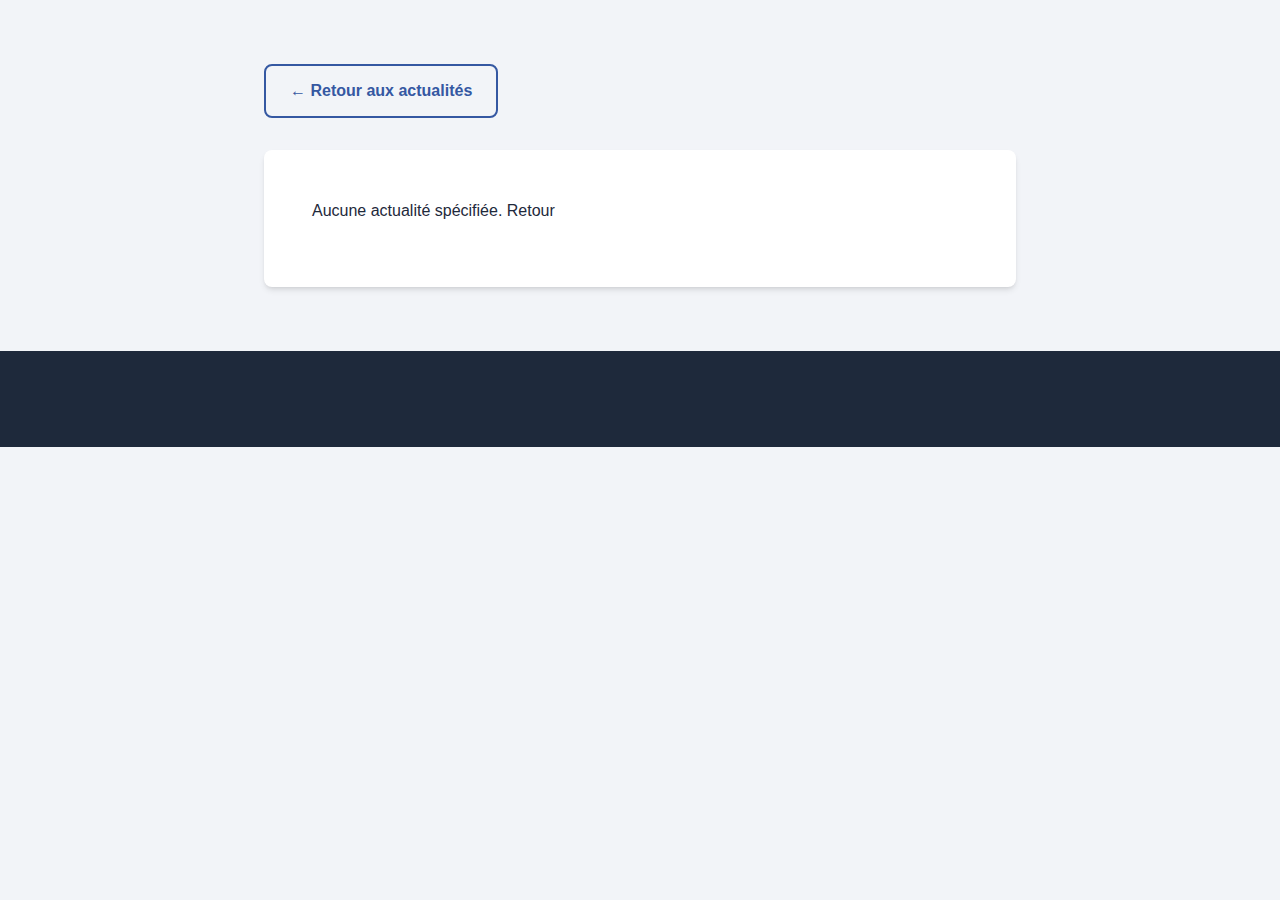
<file: news-detail.html>
<!DOCTYPE html>
<html lang="fr">

<head>
    <meta charset="UTF-8">
    <meta name="viewport" content="width=device-width, initial-scale=1.0">
    <title>Détail Actualité - Plateforme France-Lituanie</title>
    <link rel="icon" type="image/x-icon" href="Logo.ico">
    <link rel="stylesheet" href="styles.css">
</head>

<body>
    <header></header> <!-- Injected via JS -->

    <main class="container" style="margin: 4rem auto; max-width: 800px;">

        <a href="news.html" class="btn btn-outline"
            style="color: var(--primary); border-color: var(--primary); margin-bottom: 2rem;">&larr; Retour aux
            actualités</a>

        <article id="news-article"
            style="background: white; padding: 2rem; border-radius: var(--radius); box-shadow: var(--shadow-md);">
            <!-- Content Injected via JS -->
            <div id="loading" style="text-align: center; padding: 2rem;">Chargement de l'actualité...</div>
        </article>

    </main>

    <footer></footer> <!-- Injected via JS -->

    <script src="data.js"></script>
    <script src="script.js"></script>
    <script>
        // Get News ID from URL
        const params = new URLSearchParams(window.location.search);
        const newsId = params.get('id');
        const container = document.getElementById('news-article');

        if (!newsId) {
            container.innerHTML = '<div class="alert alert-warning">Aucune actualité spécifiée. <a href="news.html">Retour</a></div>';
        } else {
            const allNews = getNews();
            // Loose comparison because ID from URL is string, ID in data might be number
            const item = allNews.find(n => n.id == newsId);

            if (!item) {
                container.innerHTML = '<div class="alert alert-warning">Actualité introuvable. Elle a peut-être été supprimée. <a href="news.html">Retour</a></div>';
            } else {
                const region = getRegion(item.regionId);
                const regionName = region ? region.name : 'France';

                // Format Date
                const dateObj = new Date(item.date);
                const dateStr = dateObj.toLocaleDateString('fr-FR', { weekday: 'long', year: 'numeric', month: 'long', day: 'numeric' });

                container.innerHTML = `
                    <div style="margin-bottom: 1.5rem;">
                        <span class="region-tag" style="position: static; display: inline-block; margin-bottom: 1rem;">${regionName}</span>
                        <h1 style="font-size: 2.5rem; line-height: 1.2; margin-bottom: 0.5rem; color: var(--primary);">${item.title}</h1>
                        <div style="color: #64748b; font-size: 0.9rem;">Publié le ${dateStr}</div>
                    </div>

                    <img src="${item.image}" alt="${item.title}" style="width: 100%; height: auto; border-radius: var(--radius); margin-bottom: 2rem; object-fit: cover; max-height: 500px;">

                    <div class="news-content" style="line-height: 1.8; font-size: 1.1rem; color: #334155;">
                        ${item.content.replace(/\n/g, '<br>')}
                    </div>
                `;
            }
        }
    </script>
</body>

</html>
</file>
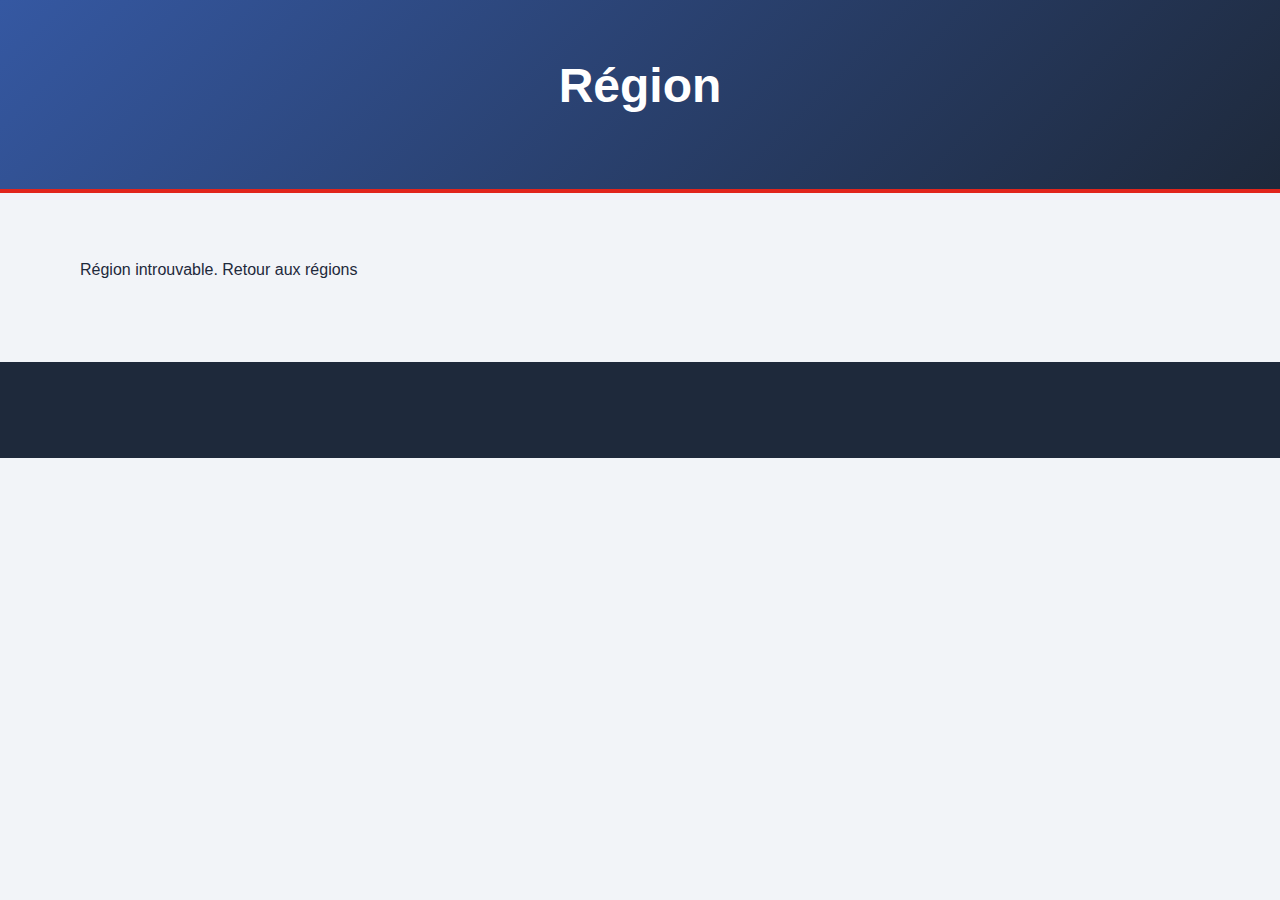
<file: region-detail.html>
<!DOCTYPE html>
<html lang="fr">

<head>
    <meta charset="UTF-8">
    <meta name="viewport" content="width=device-width, initial-scale=1.0">
    <title>Détail Région - Plateforme France-Lituanie</title>
    <link rel="icon" type="image/x-icon" href="Logo.ico">
    <link rel="stylesheet" href="styles.css">
</head>

<body>
    <header></header>

    <section class="hero" id="region-hero" style="padding: 3rem 0; min-height: auto;">
        <div class="container">
            <h1 id="region-title">Région</h1>
            <p id="region-cities" style="margin-bottom: 0; opacity: 0.8;"></p>
        </div>
    </section>

    <main class="container" style="margin: 3rem auto;">

        <div class="flex justify-between items-center" style="margin-bottom: 2rem;">
            <h2>Actualités de la région</h2>
            <!-- Protected Post Button -->
            <button id="region-post-btn"
                onclick="document.getElementById('post-form-section').scrollIntoView({behavior: 'smooth'})"
                class="btn btn-primary" style="display: none;">Publier une actualité</button>
        </div>

        <div id="region-news-grid" class="grid grid-cols-3 gap-4" style="margin-bottom: 4rem;">
            <!-- JS will populate -->
        </div>

        <!-- Protected Posting Form Section -->
        <div id="post-form-section"
            style="background: white; padding: 2rem; border-radius: var(--radius); box-shadow: var(--shadow-md); max-width: 800px; margin: 0 auto; border-top: 4px solid var(--accent); display: none;">
            <h2 style="margin-bottom: 1.5rem;">Publier une nouvelle actualité</h2>
            <form id="add-news-form">
                <div class="form-group">
                    <label>Titre de l'actualité</label>
                    <input type="text" name="title" required class="form-control"
                        placeholder="Ex: Arrivée des correspondants à...">
                </div>

                <div class="grid grid-cols-2 gap-4">
                    <div class="form-group">
                        <label>Date</label>
                        <input type="date" name="date" required class="form-control">
                    </div>
                    <div class="form-group">
                        <label>Image (URL)</label>
                        <input type="url" name="image" class="form-control" placeholder="https://..."
                            value="https://placehold.co/600x400">
                    </div>
                </div>

                <div class="form-group">
                    <label>Contenu</label>
                    <textarea name="content" required class="form-control" rows="5"
                        placeholder="Racontez votre expérience..."></textarea>
                </div>

                <button type="submit" class="btn btn-primary">Publier</button>
            </form>
        </div>

    </main>

    <footer></footer>

    <script src="data.js"></script>
    <script src="script.js"></script>
    <script>
        // Get Region ID from URL
        const params = new URLSearchParams(window.location.search);
        const regionId = params.get('id');
        const region = getRegion(regionId);

        if (!region) {
            document.querySelector('main').innerHTML = '<div class="container alert alert-warning">Région introuvable. <a href="regions.html">Retour aux régions</a></div>';
        } else {
            // Render Info
            document.getElementById('region-title').textContent = region.name;
            document.getElementById('region-cities').textContent = `Villes principales : ${region.cities.join(', ')}`;

            // Render News
            function renderRegionNews() {
                const allNews = getNews();
                const regionNews = allNews.filter(n => n.regionId === regionId);
                const grid = document.getElementById('region-news-grid');

                grid.innerHTML = '';
                if (regionNews.length === 0) {
                    grid.innerHTML = '<p style="grid-column: 1/-1; text-align: center; opacity: 0.6;">Aucune actualité pour cette région. Soyez le premier à poster !</p>';
                } else {
                    regionNews.forEach(item => {
                        grid.innerHTML += createNewsCard(item);
                    });
                }
            }
            renderRegionNews();

            // Check Auth for Form Visibility
            if (isLoggedIn()) {
                document.getElementById('region-post-btn').style.display = 'block';
                document.getElementById('post-form-section').style.display = 'block';
            }

            // Handle Form Submit
            document.getElementById('add-news-form').addEventListener('submit', (e) => {
                e.preventDefault();
                const formData = new FormData(e.target);

                const newPost = {
                    id: Date.now(),
                    title: formData.get('title'),
                    date: formData.get('date'),
                    content: formData.get('content'),
                    image: formData.get('image') || 'https://placehold.co/600x400',
                    regionId: regionId
                };

                saveNews(newPost);
                renderRegionNews();
                e.target.reset();
                alert('Votre actualité a été publiée avec succès !');
            });
        }
    </script>
</body>

</html>
</file>
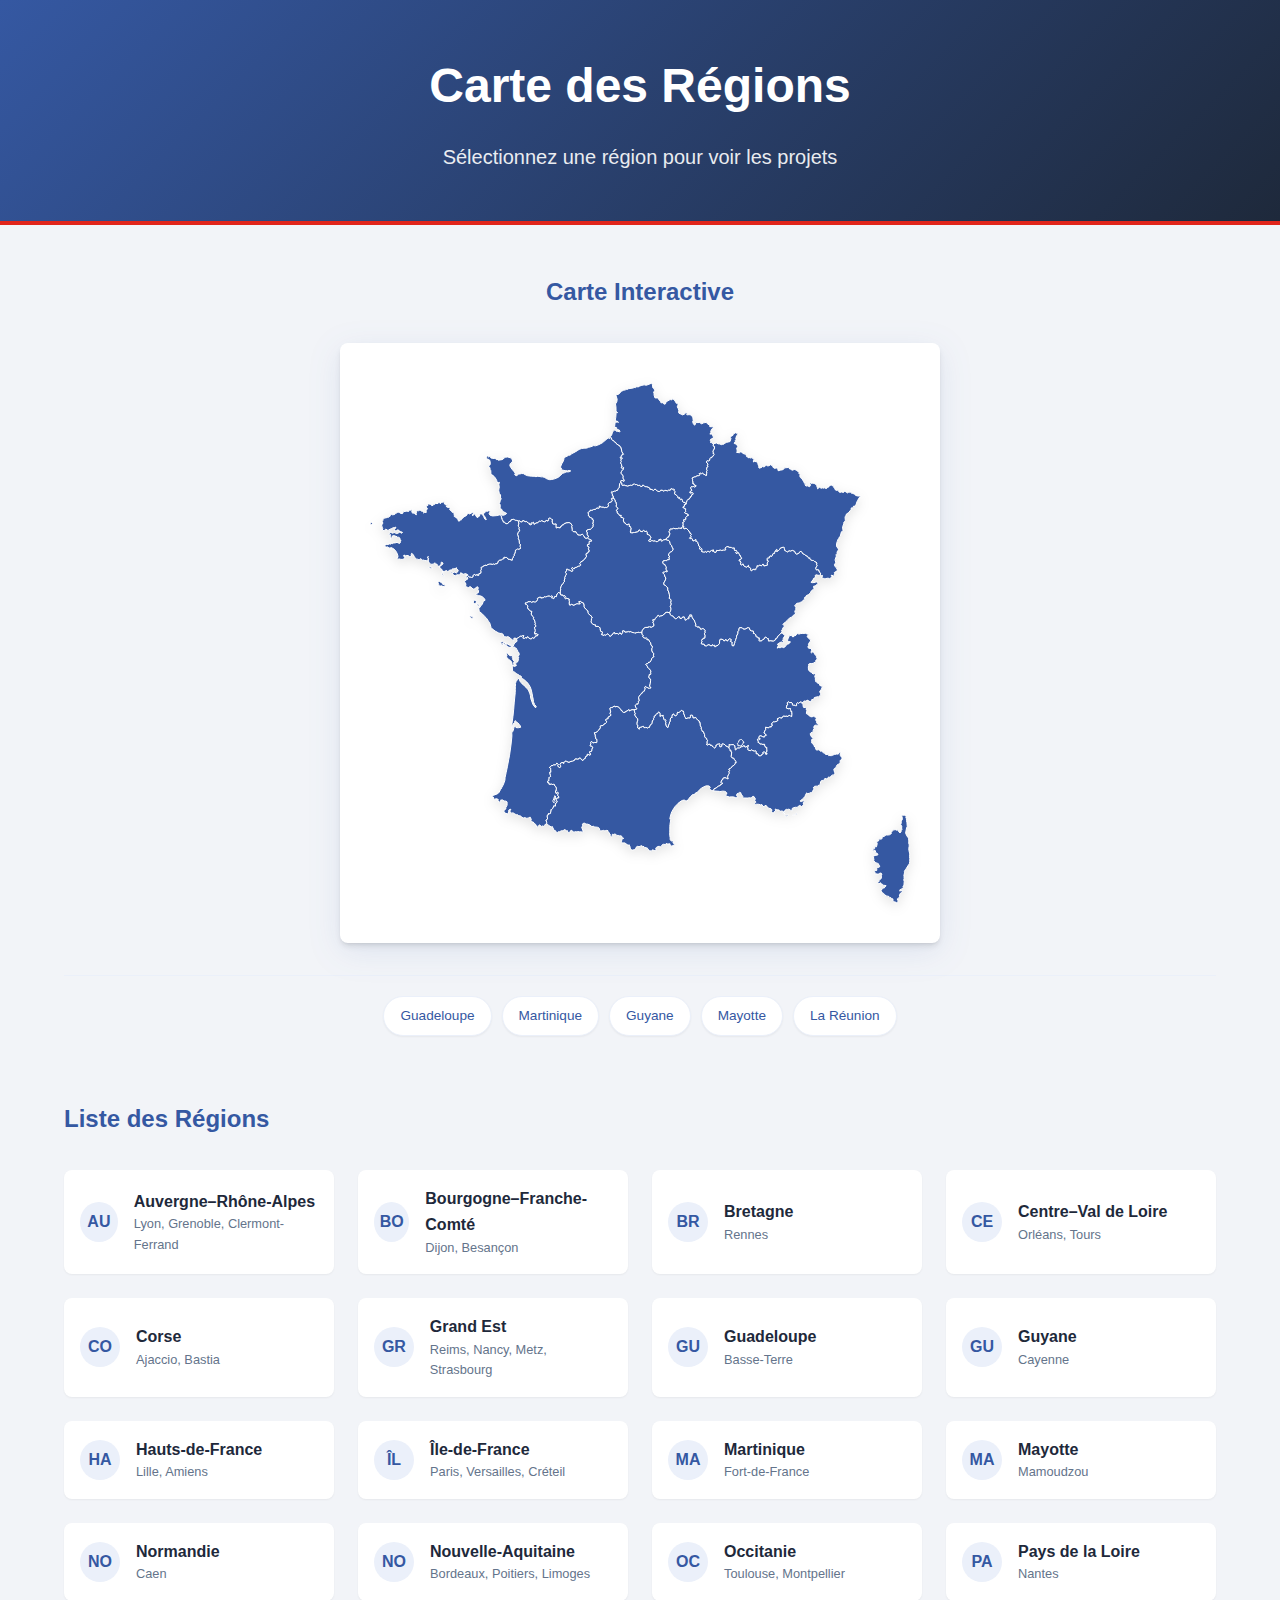
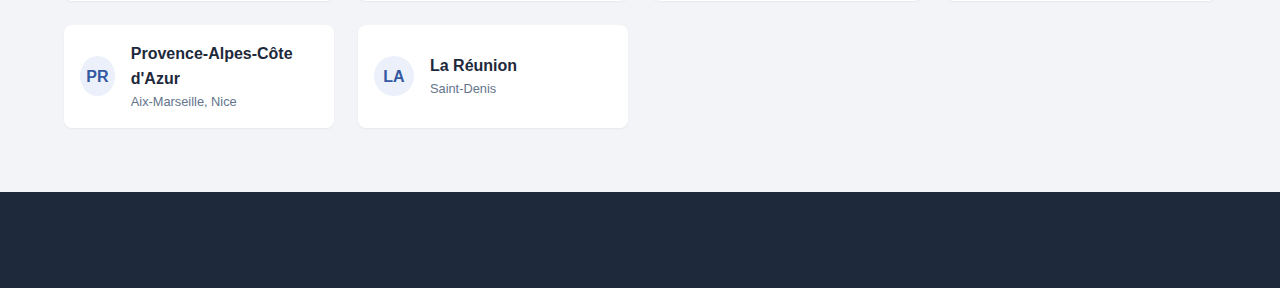
<file: regions.html>
<!DOCTYPE html>
<html lang="fr">

<head>
    <meta charset="UTF-8">
    <meta name="viewport" content="width=device-width, initial-scale=1.0">
    <title>Régions - Plateforme France-Lituanie</title>
    <link rel="icon" type="image/x-icon" href="Logo.ico">
    <link rel="stylesheet" href="styles.css">
    <style>
        /* New Map Styles */
        #map-wrapper {
            width: 100%;
            max-width: 600px;
            margin: 0 auto;
            position: relative;
        }

        .france-map-svg {
            width: 100%;
            height: auto;
            filter: drop-shadow(0 4px 6px rgba(0, 0, 0, 0.1));
        }

        .map-region {
            fill: #3558a2;
            stroke: #fff;
            stroke-width: 1;
            transition: all 0.3s;
            cursor: pointer;
        }

        .map-region:hover {
            fill: #e1251b;
            transform: translateY(-2px);
        }

        /* Tooltip */
        #map-tooltip {
            position: absolute;
            background: #1e293b;
            color: white;
            padding: 5px 10px;
            border-radius: 4px;
            font-size: 0.8rem;
            pointer-events: none;
            opacity: 0;
            transition: opacity 0.2s;
            transform: translate(-50%, -100%);
            margin-top: -10px;
            z-index: 100;
            white-space: nowrap;
        }
    </style>
</head>

<body>
    <header></header>

    <section class="hero" style="padding: 3rem 0; min-height: auto;">
        <div class="container">
            <h1>Carte des Régions</h1>
            <p style="margin-bottom: 0;">Sélectionnez une région pour voir les projets</p>
        </div>
    </section>

    <main class="container" style="margin: 3rem auto;">

        <h2 style="text-align: center; margin-bottom: 2rem;">Carte Interactive</h2>

        <div id="map-wrapper">
            <div id="map-container">
                <!-- SVG injected here -->
            </div>
            <div id="map-tooltip"></div>
        </div>

        <div class="dom-tom-container">
            <div role="button" class="dom-tom-item" data-id="guadeloupe">Guadeloupe</div>
            <div role="button" class="dom-tom-item" data-id="martinique">Martinique</div>
            <div role="button" class="dom-tom-item" data-id="guyane">Guyane</div>
            <div role="button" class="dom-tom-item" data-id="mayotte">Mayotte</div>
            <div role="button" class="dom-tom-item" data-id="reunion">La Réunion</div>
        </div>

        <!-- List View -->
        <h2 style="margin-top: 4rem; margin-bottom: 2rem;">Liste des Régions</h2>
        <div class="region-list-grid" id="region-list">
            <!-- JS will populate -->
        </div>

    </main>

    <footer></footer>

    <script src="data.js"></script>
    <script src="script.js"></script>
    <!-- Load GeoJSON Data -->
    <script src="regions-geo.js"></script>

    <script>
        // DOM Elements
        const mapContainer = document.getElementById('map-container');
        const tooltip = document.getElementById('map-tooltip');
        const wrapper = document.getElementById('map-wrapper');

        // ID Mapping to match data.js
        const idMap = {
            'Auvergne-Rhône-Alpes': 'auvergne-rhone-alpes',
            'Bourgogne-Franche-Comté': 'bourgogne-franche-comte',
            'Bretagne': 'bretagne',
            'Centre-Val de Loire': 'centre-val-de-loire',
            'Corse': 'corse',
            'Grand Est': 'grand-est',
            'Guadeloupe': 'guadeloupe',
            'Guyane': 'guyane',
            'Hauts-de-France': 'hauts-de-france',
            'Île-de-France': 'ile-de-france',
            'Martinique': 'martinique',
            'Mayotte': 'mayotte',
            'Normandie': 'normandie',
            'Nouvelle-Aquitaine': 'nouvelle-aquitaine',
            'Occitanie': 'occitanie',
            'Pays de la Loire': 'pays-de-la-loire',
            "Provence-Alpes-Côte d'Azur": 'paca',
            'La Réunion': 'reunion'
        };

        // Projection Function (Simple Conic-like for France)
        function project(lon, lat) {
            // Approx center of Metropolitan France
            const center_lon = 2.5;
            const center_lat_rad = 46.5 * Math.PI / 180;

            // Simple projection math
            const x = (lon - center_lon) * Math.cos(center_lat_rad);
            const y = -(lat - 46.5);
            return [x, y];
        }

        // Render Map
        function renderMap() {
            if (!typeof GEO_DATA === 'undefined') {
                mapContainer.innerHTML = '<p class="text-center">Erreur de chargement de la carte.</p>';
                return;
            }

            let min_x = Infinity, max_x = -Infinity;
            let min_y = Infinity, max_y = -Infinity;

            const features = [];
            const domTomIds = ['guadeloupe', 'guyane', 'martinique', 'mayotte', 'reunion'];

            // Process Features
            GEO_DATA.features.forEach(feature => {
                const name = feature.properties.nom;
                const id = idMap[name];

                // Skip if no ID or is DOM-TOM (handled separately)
                if (!id || domTomIds.includes(id)) return;

                const geo_type = feature.geometry.type;
                let coords = feature.geometry.coordinates;
                let polygons = [];

                if (geo_type === 'Polygon') polygons = [coords];
                else if (geo_type === 'MultiPolygon') polygons = coords;

                const svg_poly_paths = [];

                polygons.forEach(poly => {
                    const ring = poly[0];
                    const pts = [];
                    ring.forEach(pt => {
                        const [x, y] = project(pt[0], pt[1]);
                        pts.push([x, y]);
                        min_x = Math.min(min_x, x);
                        max_x = Math.max(max_x, x);
                        min_y = Math.min(min_y, y);
                        max_y = Math.max(max_y, y);
                    });
                    svg_poly_paths.push(pts);
                });

                features.push({ name, id, paths: svg_poly_paths });
            });

            // Calculate ViewBox
            const width = 600;
            const height = 600;
            const data_w = max_x - min_x;
            const data_h = max_y - min_y;
            const scale = Math.min(width / data_w, height / data_h) * 0.95;

            const dx = (width - data_w * scale) / 2 - min_x * scale;
            const dy = (height - data_h * scale) / 2 - min_y * scale;

            // Build SVG
            let svgHTML = `<svg viewBox="0 0 ${width} ${height}" class="france-map-svg">`;

            features.forEach(feat => {
                let d = "";
                feat.paths.forEach(pts => {
                    pts.forEach((pt, i) => {
                        const sx = pt[0] * scale + dx;
                        const sy = pt[1] * scale + dy;
                        d += (i === 0 ? "M" : "L") + sx.toFixed(1) + "," + sy.toFixed(1);
                    });
                    d += "Z ";
                });
                svgHTML += `<path d="${d.trim()}" class="map-region" data-id="${feat.id}" data-name="${feat.name}"></path>`;
            });

            svgHTML += '</svg>';
            mapContainer.innerHTML = svgHTML;

            // Re-attach handlers
            attachMapHandlers();
        }

        function attachMapHandlers() {
            document.querySelectorAll('.map-region').forEach(el => {
                // Click
                el.addEventListener('click', () => {
                    const id = el.dataset.id;
                    window.location.href = `region-detail.html?id=${id}`;
                });

                // Hover Tooltip
                el.addEventListener('mousemove', (e) => {
                    const rect = wrapper.getBoundingClientRect();
                    const x = e.clientX - rect.left;
                    const y = e.clientY - rect.top;

                    tooltip.style.left = x + 'px';
                    tooltip.style.top = y + 'px';
                    tooltip.textContent = el.dataset.name;
                    tooltip.style.opacity = '1';
                });

                el.addEventListener('mouseleave', () => {
                    tooltip.style.opacity = '0';
                });
            });
        }

        // Init
        document.addEventListener('DOMContentLoaded', () => {
            renderMap();

            // DOM-TOM Handlers (keep existing)
            document.querySelectorAll('.dom-tom-item').forEach(el => {
                el.addEventListener('click', () => {
                    window.location.href = `region-detail.html?id=${el.dataset.id}`;
                });
            });

            // List Population (keep existing)
            const list = document.getElementById('region-list');
            if (list && typeof REGIONS !== 'undefined') {
                REGIONS.forEach(region => {
                    const div = document.createElement('div');
                    div.className = 'region-item';
                    div.innerHTML = `
                        <div class="region-circle">${region.name.substring(0, 2).toUpperCase()}</div>
                        <div>
                            <strong>${region.name}</strong>
                            <div style="font-size: 0.8rem; color: #64748b;">${region.cities.join(', ')}</div>
                        </div>
                    `;
                    div.onclick = () => window.location.href = `region-detail.html?id=${region.id}`;
                    list.appendChild(div);
                });
            }
        });
    </script>
</body>

</html>
</file>
<file: styles.css>
:root {
    /* Color Palette - IFL */
    --primary: #3558a2;
    --primary-hover: rgba(53, 88, 162, 0.9);
    --secondary: #ffffff;
    --accent: #e1251b;
    --neutral-bg: #f2f4f8;
    --neutral-text: #1e293b;
    --neutral-light: #ebf0fa;

    /* Typography */
    --font-heading: 'Marianne', 'Roboto', 'Helvetica Neue', sans-serif;
    --font-body: 'Marianne', 'Roboto', 'Helvetica Neue', sans-serif;

    /* Spacing & Shadows */
    --radius: 8px;
    --shadow-sm: 0 1px 2px 0 rgb(0 0 0 / 0.05);
    --shadow-md: 0 4px 6px -1px rgb(0 0 0 / 0.1), 0 2px 4px -2px rgb(0 0 0 / 0.1);
    --container-max: 1200px;
}

@font-face {
    font-family: 'Marianne';
    src: local('Marianne'), local('Roboto');
    /* Fallback generic if not installed */
    font-weight: 400;
}

@font-face {
    font-family: 'Marianne';
    src: local('Marianne Bold'), local('Roboto Bold');
    font-weight: 700;
}

* {
    box-sizing: border-box;
    margin: 0;
    padding: 0;
}

body {
    font-family: var(--font-body);
    background-color: var(--neutral-bg);
    color: var(--neutral-text);
    line-height: 1.6;
}

h1,
h2,
h3,
h4 {
    font-family: var(--font-heading);
    font-weight: 700;
    color: var(--primary);
}

a {
    text-decoration: none;
    color: inherit;
    transition: color 0.2s;
}

ul {
    list-style: none;
}

/* Layout Utilities */
.container {
    max-width: var(--container-max);
    margin: 0 auto;
    padding: 0 1.5rem;
}

.flex {
    display: flex;
}

.justify-between {
    justify-content: space-between;
}

.items-center {
    align-items: center;
}

.gap-4 {
    gap: 1rem;
}

.grid {
    display: grid;
}

.grid-cols-3 {
    grid-template-columns: repeat(auto-fit, minmax(300px, 1fr));
}

/* Header */
header {
    background: var(--secondary);
    box-shadow: var(--shadow-sm);
    position: sticky;
    top: 0;
    z-index: 1000;
}

.nav-container {
    height: 70px;
    display: flex;
    justify-content: space-between;
    align-items: center;
}

.logo {
    font-size: 1.5rem;
    font-weight: 700;
    color: var(--primary);
    display: flex;
    align-items: center;
    gap: 0.5rem;
}

.nav-links {
    display: flex;
    gap: 2rem;
}

.nav-links a {
    font-weight: 500;
    color: var(--neutral-text);
    padding: 0.5rem 1rem;
    border-radius: var(--radius);
}

.nav-links a:hover,
.nav-links a.active {
    background-color: var(--neutral-light);
    color: var(--primary);
}

/* Hero Section */
.hero {
    background: linear-gradient(135deg, var(--primary), #1e293b);
    color: white;
    padding: 4rem 0;
    text-align: center;
    border-bottom: 4px solid var(--accent);
}

.hero h1 {
    color: white;
    font-size: 3rem;
    margin-bottom: 1rem;
}

.hero p {
    font-size: 1.25rem;
    max-width: 700px;
    margin: 0 auto 2rem;
    opacity: 0.9;
}

/* Buttons */
.btn {
    display: inline-block;
    padding: 0.75rem 1.5rem;
    border-radius: var(--radius);
    font-weight: 600;
    transition: all 0.2s;
    cursor: pointer;
    border: none;
}

.btn-primary {
    background-color: var(--primary);
    color: white;
}

.btn-primary:hover {
    background-color: rgba(53, 88, 162, 0.9);
    transform: translateY(-1px);
}

.btn-accent {
    background-color: var(--accent);
    color: white;
}

.btn-accent:hover {
    background-color: #c51b12;
    /* Darker shade of accent */
    transform: translateY(-1px);
    box-shadow: 0 4px 6px rgba(0, 0, 0, 0.1);
}

.btn-outline {
    background: transparent;
    border: 2px solid white;
    color: white;
}

.btn-outline:hover {
    background: white;
    color: var(--primary);
}

/* Cards */
.card {
    background: var(--secondary);
    border-radius: var(--radius);
    padding: 1.5rem;
    box-shadow: var(--shadow-sm);
    transition: transform 0.2s, box-shadow 0.2s;
    border: 1px solid transparent;
}

.card:hover {
    transform: translateY(-4px);
    box-shadow: var(--shadow-md);
    border-color: var(--neutral-light);
}

.card img {
    width: 100%;
    height: 200px;
    object-fit: cover;
    border-radius: calc(var(--radius) - 2px);
    margin-bottom: 1rem;
    background-color: var(--neutral-light);
}

.region-tag {
    background-color: var(--neutral-light);
    color: var(--primary);
    padding: 0.25rem 0.5rem;
    border-radius: 4px;
    font-size: 0.8rem;
    font-weight: 600;
    text-transform: uppercase;
    display: inline-block;
    margin-bottom: 0.5rem;
}

.date {
    color: #64748b;
    font-size: 0.875rem;
    margin-bottom: 0.5rem;
    display: block;
}

/* Forms */
.form-group {
    margin-bottom: 1.5rem;
}

.form-group label {
    display: block;
    margin-bottom: 0.5rem;
    font-weight: 500;
}

.form-control {
    width: 100%;
    padding: 0.75rem;
    border: 1px solid #cbd5e1;
    border-radius: var(--radius);
    font-family: inherit;
}

.form-control:focus {
    outline: none;
    border-color: var(--primary);
    box-shadow: 0 0 0 3px var(--neutral-light);
}

/* Map Containers */
#map-container {
    max-width: 800px;
    margin: 2rem auto;
    background: var(--secondary);
    padding: 1rem;
    border-radius: var(--radius);
    box-shadow: var(--shadow-md);
}

path {
    transition: fill 0.3s;
    cursor: pointer;
}

path:hover {
    fill: var(--primary) !important;
    opacity: 0.8;
}

footer {
    background: var(--neutral-text);
    color: white;
    padding: 3rem 0;
    margin-top: 4rem;
}

.alert {
    padding: 1rem;
    border-radius: var(--radius);
    margin-bottom: 1rem;
    font-weight: 500;
}

.alert-success {
    background-color: #dcfce7;
    color: #166534;
}

/* SVG Map Styles */
#map-wrapper {
    position: relative;
    max-width: 600px;
    margin: 2rem auto;
    filter: drop-shadow(0 8px 16px rgba(53, 88, 162, 0.1));
}

.france-map-svg {
    width: 100%;
    height: auto;
    display: block;
}

.map-region {
    fill: var(--primary);
    stroke: #ffffff;
    stroke-width: 1px;
    transition: all 0.3s cubic-bezier(0.4, 0, 0.2, 1);
    cursor: pointer;
    vector-effect: non-scaling-stroke;
}

.map-region:hover {
    fill: var(--accent);
    transform: translateY(-2px);
    filter: drop-shadow(0 4px 6px rgba(0, 0, 0, 0.2));
    z-index: 10;
}

/* Tooltip (Dynamic) */
#map-tooltip {
    position: absolute;
    background: #1e293b;
    color: white;
    padding: 6px 12px;
    border-radius: 4px;
    font-size: 0.85rem;
    pointer-events: none;
    opacity: 0;
    transition: opacity 0.15s;
    white-space: nowrap;
    z-index: 1000;
    box-shadow: 0 4px 6px -1px rgba(0, 0, 0, 0.1);
}

/* DOM-TOM Container */
.dom-tom-container {
    display: flex;
    justify-content: center;
    gap: 10px;
    margin-top: 30px;
    flex-wrap: wrap;
    padding-top: 20px;
    border-top: 1px solid var(--neutral-light);
}

.dom-tom-item {
    background: white;
    color: var(--primary);
    padding: 8px 16px;
    border-radius: 20px;
    font-size: 0.85rem;
    cursor: pointer;
    border: 1px solid var(--neutral-light);
    font-weight: 500;
    box-shadow: var(--shadow-sm);
    transition: all 0.2s;
}

.dom-tom-item:hover {
    background: var(--primary);
    color: white;
    transform: translateY(-2px);
    box-shadow: var(--shadow-md);
}

.filter-bar {
    margin-bottom: 2rem;
    display: flex;
    gap: 1rem;
    flex-wrap: wrap;
    align-items: center;
}

.region-list-grid {
    display: grid;
    grid-template-columns: repeat(auto-fill, minmax(250px, 1fr));
    gap: 1.5rem;
}

.region-item {
    background: white;
    padding: 1rem;
    border-radius: var(--radius);
    display: flex;
    align-items: center;
    gap: 1rem;
    box-shadow: var(--shadow-sm);
    transition: transform 0.2s;
    cursor: pointer;
}

.region-item:hover {
    transform: translateX(5px);
    border-left: 4px solid var(--primary);
}

.region-circle {
    width: 40px;
    height: 40px;
    background: var(--neutral-light);
    color: var(--primary);
    border-radius: 50%;
    display: flex;
    align-items: center;
    justify-content: center;
    font-weight: bold;
}

/* Auth Modals */
.modal {
    display: none;
    position: fixed;
    z-index: 2000;
    left: 0;
    top: 0;
    width: 100%;
    height: 100%;
    background-color: rgba(0, 0, 0, 0.5);
    align-items: center;
    justify-content: center;
}

.modal-content {
    background-color: white;
    padding: 2rem;
    border-radius: 12px;
    width: 90%;
    max-width: 500px;
    position: relative;
    box-shadow: 0 20px 25px -5px rgba(0, 0, 0, 0.1), 0 10px 10px -5px rgba(0, 0, 0, 0.04);
}

.close-btn {
    position: absolute;
    top: 15px;
    right: 20px;
    color: #64748b;
    font-size: 1.5rem;
    cursor: pointer;
    line-height: 1;
}

.form-group {
    margin-bottom: 1rem;
}

.form-group label {
    display: block;
    margin-bottom: 0.5rem;
    font-weight: 500;
    color: var(--neutral-dark);
}

.form-control {
    width: 100%;
    padding: 0.75rem;
    border: 1px solid #e2e8f0;
    border-radius: 6px;
    font-family: inherit;
    transition: all 0.2s;
}

.form-control:focus {
    outline: none;
    border-color: var(--primary);
    box-shadow: 0 0 0 3px rgba(53, 88, 162, 0.1);
}

textarea.form-control {
    min-height: 120px;
    resize: vertical;
}

.modal-header {
    margin-bottom: 1.5rem;
    border-bottom: 1px solid #e2e8f0;
    padding-bottom: 1rem;
}

.modal-header h2 {
    margin: 0;
    font-size: 1.5rem;
    color: var(--primary);
}

.btn-delete {
    position: absolute;
    top: 10px;
    right: 10px;
    background: white;
    color: #ef4444;
    border: none;
    width: 30px;
    height: 30px;
    border-radius: 50%;
    font-size: 1.5rem;
    line-height: 1;
    cursor: pointer;
    box-shadow: 0 2px 4px rgba(0, 0, 0, 0.1);
    display: flex;
    align-items: center;
    justify-content: center;
    z-index: 10;
    transition: all 0.2s;
}

.btn-delete:hover {
    background: #ef4444;
    color: white;
    transform: scale(1.1);
}

/* Media Queries for Responsive Design */
@media (max-width: 768px) {
    /* Header and Nav */
    .nav-container {
        flex-direction: column;
        height: auto;
        padding: 1rem 0;
    }
    .nav-links {
        flex-direction: column;
        width: 100%;
        gap: 0.5rem;
        margin-top: 1rem;
        text-align: center;
    }
    .nav-links a {
        display: block;
        padding: 0.75rem;
    }
    .nav-links button {
        width: 100%;
        margin-top: 0.5rem;
    }
    
    /* Hero section */
    .hero {
        padding: 2rem 0;
    }
    .hero h1 {
        font-size: 2rem;
    }
    .hero p {
        font-size: 1rem;
        padding: 0 1rem;
    }
    .hero .flex-wrap {
        display: flex;
        flex-direction: column;
        gap: 1rem;
    }
    .hero .btn {
        width: 100%;
        margin: 0 !important;
    }

    /* Grids */
    .grid-cols-3 {
        grid-template-columns: 1fr;
    }
    .grid-cols-2 {
        grid-template-columns: 1fr;
    }

    /* Flex Containers */
    .responsive-flex {
        flex-direction: column;
        align-items: stretch;
    }
    .responsive-flex > div {
        width: 100%;
    }

    /* Map */
    #map-wrapper {
        margin: 1rem auto;
    }
    .dom-tom-container {
        flex-direction: column;
        align-items: center;
    }
    .dom-tom-item {
        width: 80%;
        text-align: center;
    }

    /* Footer */
    footer .grid-cols-2 {
        grid-template-columns: 1fr;
        gap: 2rem;
    }
}
</file>
